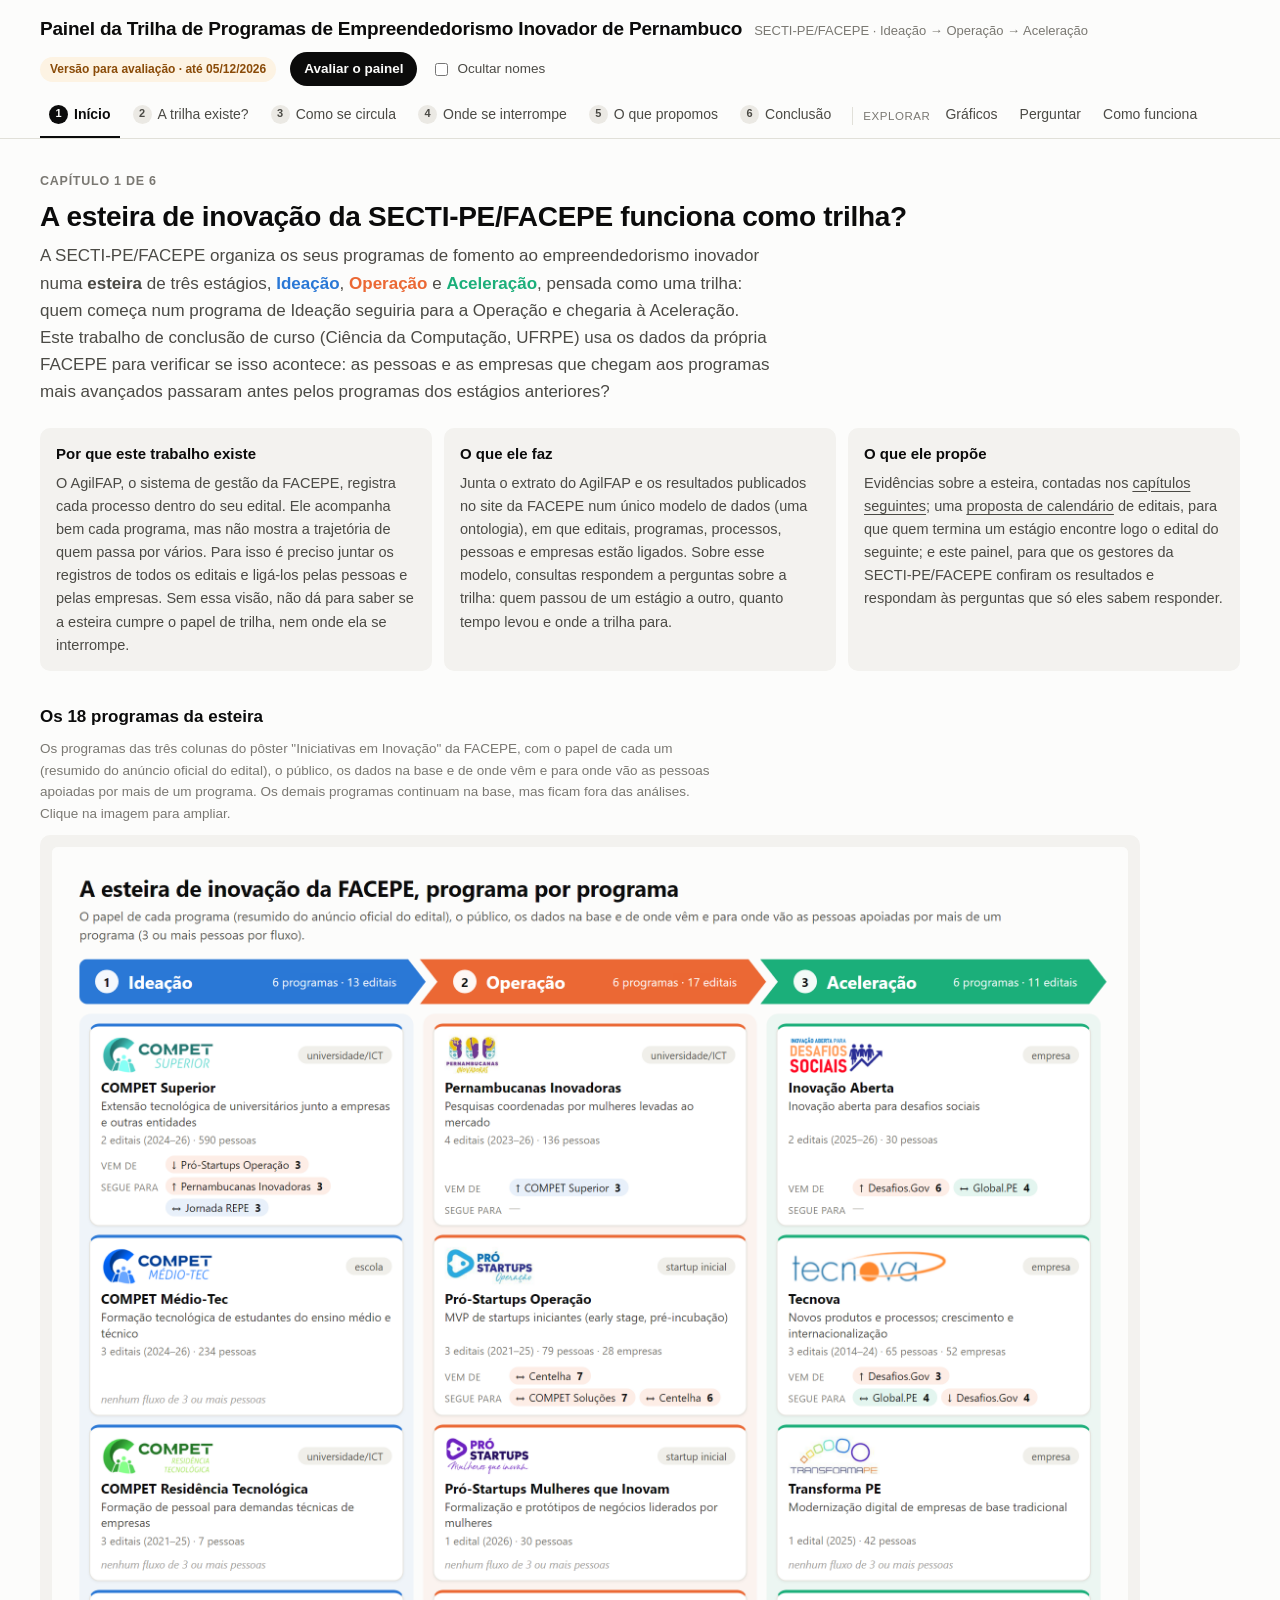
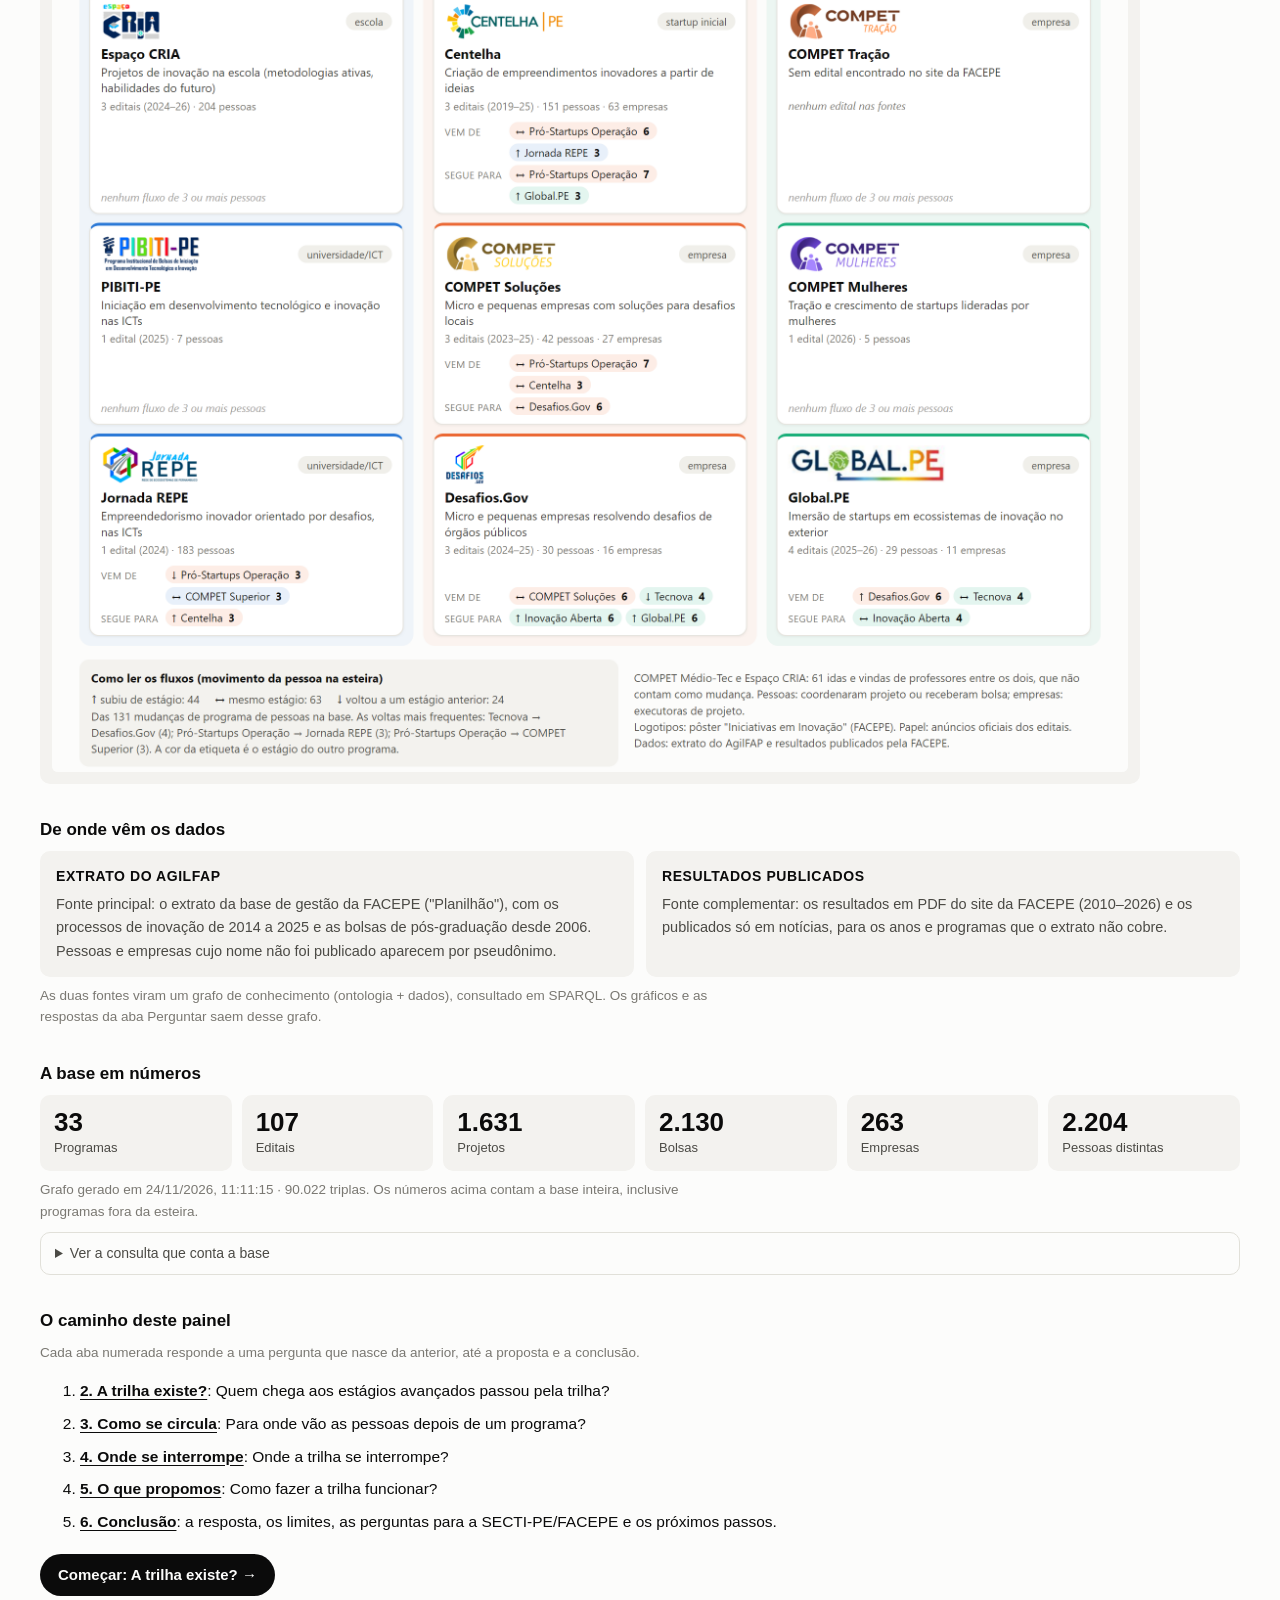
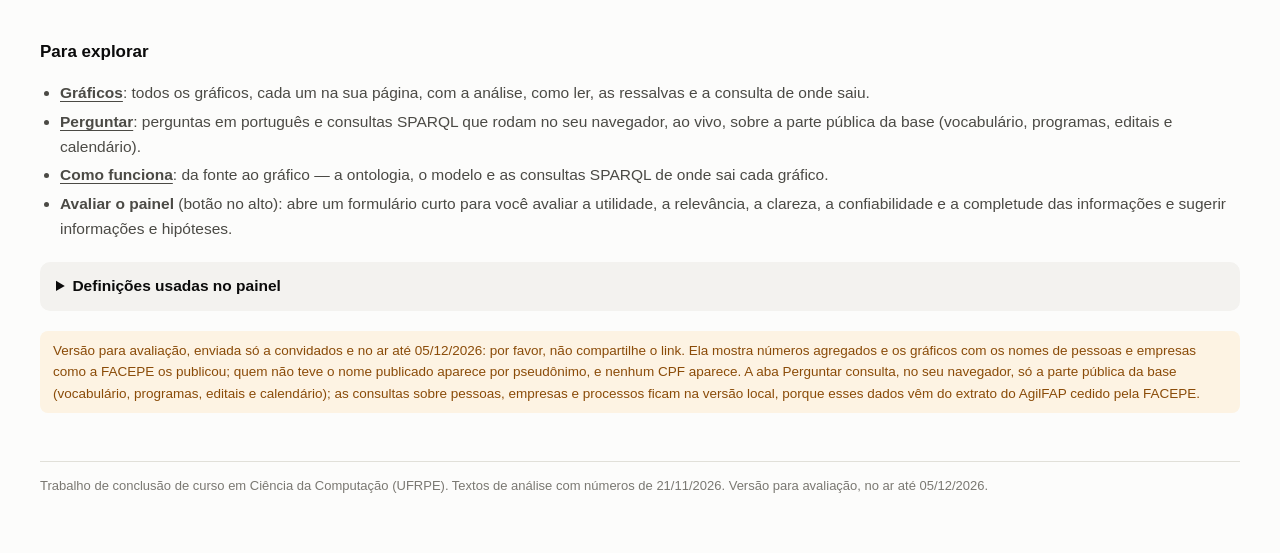
<file: index.html>
<!doctype html>
<html lang="pt-BR">
<head>
  <meta charset="utf-8">
  <meta name="robots" content="noindex, nofollow">
  <meta name="viewport" content="width=device-width, initial-scale=1">
  <title>Painel da Trilha de Programas de Empreendedorismo Inovador de Pernambuco</title>
  <link rel="stylesheet" href="estilo.css?v=6b06fde9">
</head>
<body>
<header class="topo">
  <div class="topo-linha">
    <div class="marca-titulo">
      <h1>Painel da Trilha de Programas de Empreendedorismo Inovador de Pernambuco</h1>
      <span class="subtitulo">SECTI-PE/FACEPE · Ideação → Operação → Aceleração</span>
    </div>
    <div class="topo-controles">
      <span class="selo-local" data-so-local title="Os dados derivam do extrato privado do AgilFAP. Não publique este painel nem painel/dados/.">Uso local · não publicar</span>
      <span class="selo-local" data-so-site hidden title="Enviado só a convidados: por favor, não compartilhe o link.">Versão para avaliação · até <span data-site-ate></span></span>
      <a id="comentar" class="botao-comentar" data-so-site hidden href="#" target="_blank" rel="noopener">Avaliar o painel</a>
      <label class="alternar"><input type="checkbox" id="ocultar-nomes"> Ocultar nomes</label>
    </div>
  </div>
  <nav class="abas" aria-label="Seções do painel">
    <a href="#inicio" data-aba="inicio"><span class="num">1</span>Início</a>
    <a href="#trilha" data-aba="trilha"><span class="num">2</span>A trilha existe?</a>
    <a href="#circulacao" data-aba="circulacao"><span class="num">3</span>Como se circula</a>
    <a href="#interrupcao" data-aba="interrupcao"><span class="num">4</span>Onde se interrompe</a>
    <a href="#proposta" data-aba="proposta"><span class="num">5</span>O que propomos</a>
    <a href="#conclusao" data-aba="conclusao"><span class="num">6</span>Conclusão</a>
    <span class="abas-sep" aria-hidden="true">Explorar</span>
    <a href="#graficos" data-aba="graficos">Gráficos</a>
    <a href="#perguntar" data-aba="perguntar">Perguntar</a>
    <a href="#pilha" data-aba="pilha">Como funciona</a>
  </nav>
</header>

<main>
  <!-- ── Introdução ───────────────────────────────────────────────────────── -->
  <section id="aba-inicio" class="aba" aria-labelledby="t-inicio">
    <div class="abertura">
      <div class="capitulo-numero">Capítulo 1 de 6</div>
      <h2 id="t-inicio">A esteira de inovação da SECTI-PE/FACEPE funciona como trilha?</h2>
      <p class="lead">A SECTI-PE/FACEPE organiza os seus programas de fomento ao empreendedorismo inovador numa
        <strong>esteira</strong> de três estágios, <span class="est-texto est-1-texto">Ideação</span>,
        <span class="est-texto est-2-texto">Operação</span> e <span class="est-texto est-3-texto">Aceleração</span>,
        pensada como uma trilha: quem começa num programa de Ideação seguiria para a Operação e chegaria à Aceleração.
        Este trabalho de conclusão de curso (Ciência da Computação, UFRPE) usa os dados da própria FACEPE para
        verificar se isso acontece: as pessoas e as empresas que chegam aos programas mais avançados passaram antes
        pelos programas dos estágios anteriores?</p>
    </div>

    <div class="tres-colunas">
      <div class="cartao-texto">
        <h4>Por que este trabalho existe</h4>
        <p>O AgilFAP, o sistema de gestão da FACEPE, registra cada processo dentro do seu edital. Ele acompanha bem cada
          programa, mas não mostra a trajetória de quem passa por vários. Para isso é preciso juntar os registros de
          todos os editais e ligá-los pelas pessoas e pelas empresas. Sem essa visão, não dá para saber se a esteira
          cumpre o papel de trilha, nem onde ela se interrompe.</p>
      </div>
      <div class="cartao-texto">
        <h4>O que ele faz</h4>
        <p>Junta o extrato do AgilFAP e os resultados publicados no site da FACEPE num único modelo de dados (uma
          ontologia), em que editais, programas, processos, pessoas e empresas estão ligados. Sobre esse modelo,
          consultas respondem a perguntas sobre a trilha: quem passou de um estágio a outro, quanto tempo levou e onde
          a trilha para.</p>
      </div>
      <div class="cartao-texto">
        <h4>O que ele propõe</h4>
        <p>Evidências sobre a esteira, contadas nos <a href="#trilha">capítulos seguintes</a>; uma
          <a href="#proposta">proposta de calendário</a> de editais, para que quem termina um estágio encontre logo o
          edital do seguinte; e este painel, para que os gestores da SECTI-PE/FACEPE confiram os resultados e respondam às
          perguntas que só eles sabem responder.</p>
      </div>
    </div>

    <h3>Os 18 programas da esteira</h3>
    <p class="nota">Os programas das três colunas do pôster "Iniciativas em Inovação" da FACEPE, com o papel de cada
      um (resumido do anúncio oficial do edital), o público, os dados na base e de onde vêm e para onde vão as pessoas
      apoiadas por mais de um programa. Os demais programas continuam na base, mas ficam fora das análises. Clique na
      imagem para ampliar.</p>
    <figure class="figura mapa-esteira">
      <button type="button" class="imagem-botao" data-ampliar aria-label="Ampliar o mapa da esteira">
        <img src="dados/graficos/mapa_esteira.png?v=6b06fde9" alt="Mapa da esteira: os 18 programas em três colunas (Ideação,
          Operação e Aceleração), cada um com logotipo, papel, público, dados e fluxos de pessoas"></button>
    </figure>

    <h3>De onde vêm os dados</h3>
    <div class="duas-colunas">
      <div class="cartao-texto">
        <h4>Extrato do AgilFAP</h4>
        <p>Fonte principal: o extrato da base de gestão da FACEPE ("Planilhão"), com os processos de inovação de 2014
          a 2025 e as bolsas de pós-graduação desde 2006. Pessoas e empresas cujo nome não foi publicado aparecem
          por pseudônimo.</p>
      </div>
      <div class="cartao-texto">
        <h4>Resultados publicados</h4>
        <p>Fonte complementar: os resultados em PDF do site da FACEPE (2010–2026) e os publicados só em notícias, para
          os anos e programas que o extrato não cobre.</p>
      </div>
    </div>
    <p class="nota">As duas fontes viram um grafo de conhecimento (ontologia + dados), consultado em SPARQL. Os gráficos e as respostas da aba Perguntar saem desse grafo.</p>

    <h3>A base em números</h3>
    <div class="numeros" id="numeros"></div>
    <p class="nota" id="meta-grafo">Carregando o grafo…</p>
    <div id="consulta-numeros"></div>

    <h3>O caminho deste painel</h3>
    <p class="nota">Cada aba numerada responde a uma pergunta que nasce da anterior, até a proposta e a conclusão.</p>
    <ol class="roteiro" id="roteiro"></ol>
    <a class="botao-proximo" href="#trilha">Começar: A trilha existe? →</a>

    <h3>Para explorar</h3>
    <ul class="guia">
      <li><a href="#graficos"><strong>Gráficos</strong></a>: todos os gráficos, cada um na sua página, com a análise, como
        ler, as ressalvas e a consulta de onde saiu.</li>
      <li data-so-local><a href="#perguntar"><strong>Perguntar</strong></a>: perguntas em português convertidas em consultas ao
        grafo, para qualquer edital.</li>
      <li data-so-site hidden><a href="#perguntar"><strong>Perguntar</strong></a>: perguntas em português e consultas
        SPARQL que rodam no seu navegador, ao vivo, sobre a parte pública da base (vocabulário, programas, editais e
        calendário).</li>
      <li><a href="#pilha"><strong>Como funciona</strong></a>: da fonte ao gráfico — a ontologia, o modelo e as
        consultas SPARQL de onde sai cada gráfico.</li>
      <li data-so-site data-com-formulario hidden><strong>Avaliar o painel</strong> (botão no alto): abre um formulário curto para
        você avaliar a utilidade, a relevância, a clareza, a confiabilidade e a completude das informações e sugerir
        informações e hipóteses.</li>
    </ul>

    <details class="glossario">
      <summary>Definições usadas no painel</summary>
      <dl>
        <dt>Esteira</dt><dd>Os 18 programas das três colunas do pôster da FACEPE (Ideação, Operação, Aceleração).</dd>
        <dt>Participação</dt><dd>Coordenar um projeto ou receber uma bolsa: no extrato, processo com ao menos um
          pagamento; nos resultados publicados, proposta aprovada.</dd>
        <dt>Passagem anterior</dt><dd>Participação num programa da esteira com data anterior à do edital ou estágio
          analisado.</dd>
        <dt>Empresa</dt><dd>A instituição executora de um projeto de subvenção, identificada pela sigla do extrato
          (sem CNPJ) ou pela razão social publicada.</dd>
        <dt>Orientação</dt><dd>Orientar um projeto ou uma bolsa; ligada à pessoa só pelo nome, por isso tratada como
          evidência mais fraca.</dd>
        <dt>Pessoa</dt><dd>Identificada pelo pseudônimo do CPF no extrato ou, quando só existe nos PDFs, pelo nome
          publicado.</dd>
      </dl>
    </details>

    <div class="aviso" data-so-local>Uso local. Os dados derivam do extrato privado do AgilFAP (pessoas e empresas pseudonimizadas
      quando o nome não foi publicado): não publique este painel nem os dados de <code>painel/dados/</code>.</div>
    <div class="aviso" data-so-site hidden>Versão para avaliação, enviada só a convidados e no ar até
      <span data-site-ate></span>: por favor, não compartilhe o link. Ela mostra números agregados e os gráficos com os
      nomes de pessoas e empresas como a FACEPE os publicou; quem não teve o nome publicado aparece por pseudônimo, e
      nenhum CPF aparece. A aba Perguntar consulta, no seu navegador, só a parte pública da base (vocabulário, programas,
      editais e calendário); as consultas sobre pessoas, empresas e processos ficam na versão local, porque esses dados
      vêm do extrato do AgilFAP cedido pela FACEPE.</div>
  </section>

  <!-- ── Gráficos ─────────────────────────────────────────────────────────── -->
  <section id="aba-graficos" class="aba" aria-labelledby="t-graficos" hidden>
    <h2 id="t-graficos" class="visualmente-oculto">Gráficos</h2>
    <div class="graficos-layout">
      <nav class="lista-graficos" id="lista-graficos" aria-label="Lista de gráficos"></nav>
      <article class="grafico-detalhe" id="grafico-detalhe" aria-live="polite"></article>
    </div>
  </section>

  <!-- ── Capítulos 2 a 5 (textos em js/conteudo.js, CAPITULOS) ─────────────── -->
  <section id="aba-trilha" class="aba capitulo" aria-labelledby="t-trilha" hidden><div id="cap-trilha"></div></section>

  <section id="aba-circulacao" class="aba capitulo" aria-labelledby="t-circulacao" hidden>
    <div id="cap-circulacao"></div>
  </section>

  <section id="aba-interrupcao" class="aba capitulo" aria-labelledby="t-interrupcao" hidden>
    <div id="cap-interrupcao"></div>
    <!-- A linha do tempo interativa: o renderCapitulos() a põe no lugar do bloco "calendario". -->
    <div id="bloco-calendario" class="bloco-calendario">
      <p class="nota">Passe o mouse sobre uma barra para ver as datas; clique nela para os detalhes<span
        data-so-local> e para consultar o edital</span>.</p>
    <div class="cal-controles">
      <fieldset>
        <legend>Estágios</legend>
        <label><input type="checkbox" class="cal-estagio-filtro" value="1" checked> Ideação</label>
        <label><input type="checkbox" class="cal-estagio-filtro" value="2" checked> Operação</label>
        <label><input type="checkbox" class="cal-estagio-filtro" value="3" checked> Aceleração</label>
      </fieldset>
      <label>Desde
        <select id="cal-desde"><option>2014</option><option selected>2019</option><option>2023</option></select>
      </label>
      <label><input type="checkbox" id="cal-previsto" checked> Mostrar o resultado previsto</label>
    </div>
    <div class="legenda cal-legenda">
      <span><span class="marca empresa est-2"></span>janela de submissão (lançamento → fim)</span>
      <span><span class="marca empresa cal-marca-hachura"></span>prorrogação</span>
      <span><span class="cal-marca-previsto"></span>resultado previsto</span>
      <span><span class="cal-marca-publicado"></span>resultado publicado</span>
      <span><span class="cal-marca-lacuna"></span>12 meses ou mais sem janela no estágio</span>
    </div>
    <figure class="figura cal-figura"><div id="cal-grafico"><p class="nota">Carregando…</p></div></figure>
    <div id="consulta-calendario"></div>
    <div id="cal-detalhe" class="cal-detalhe" hidden></div>
    <div class="destaques" id="cal-resumo"></div>
      <details class="glossario datas-editais">
        <summary>Ver as datas de todos os editais</summary>
    <p class="nota">Nos editais com fases, rodadas ou fluxo contínuo, as datas são as da primeira janela. Fontes: página
      de editais do site da FACEPE e cronogramas publicados (conferidos à mão nos casos com fases, rodadas ou
      prorrogações). O Global.PE 29/2026 não tem lançamento nem cronograma publicados.</p>
        <div id="cal-tabela"></div>
      </details>
    </div>
  </section>

  <section id="aba-proposta" class="aba capitulo" aria-labelledby="t-proposta" hidden><div id="cap-proposta"></div></section>

  <!-- ── Perguntar ────────────────────────────────────────────────────────── -->
  <section id="aba-perguntar" class="aba" aria-labelledby="t-perguntar" hidden>
    <h2 id="t-perguntar">Perguntar</h2>
    <p class="lead">Escreva uma pergunta ou clique numa sugestão. O painel reconhece as perguntas previstas por
      palavras-chave (sem IA), monta a consulta SPARQL correspondente e a executa no grafo; a consulta aparece abaixo
      e pode ser editada.</p>
    <form class="pergunta" id="form-pergunta">
      <input id="pergunta" type="text" autocomplete="off" aria-label="Pergunta"
             placeholder="Ex.: os projetos do Tecnova III passaram antes pela esteira?" disabled>
      <button class="principal" id="botao-perguntar" type="submit" disabled>Perguntar</button>
    </form>
    <div class="aviso" data-so-site hidden>Nesta versão, as consultas rodam no seu navegador, ao vivo, sobre a
      <strong>parte pública da base</strong>: o vocabulário da ontologia, os programas e os editais com o calendário
      (<a href="dados/grafo-publico.ttl" download>baixar esse grafo em Turtle</a>). Pessoas, empresas e processos
      ficam só na versão local, porque vêm do extrato do AgilFAP.</div>
    <div class="chips" id="sugestoes" aria-label="Sugestões de perguntas"></div>
    <div class="estado" id="estado" role="status"></div>
    <div id="resultado"></div>
    <details class="sparql" id="painel-sparql" hidden>
      <summary>Consulta SPARQL gerada</summary>
      <textarea id="sparql" spellcheck="false" aria-label="Consulta SPARQL"></textarea>
      <button id="executar-sparql" type="button">Executar a consulta editada</button>
    </details>
    <h3>Exemplos de consulta SPARQL</h3>
    <p class="nota">Perguntas que nenhum gráfico responde, escritas direto sobre a ontologia. Clique para executar e
      depois edite a consulta à vontade: com o modelo pronto, uma pergunta nova é só uma consulta nova.</p>
    <div class="chips" id="exemplos-sparql" aria-label="Exemplos de consulta SPARQL"></div>
  </section>

  <!-- ── Conclusão ────────────────────────────────────────────────────────── -->
  <!-- ── Como funciona ────────────────────────────────────────────────────── -->
  <section id="aba-pilha" class="aba" aria-labelledby="t-pilha" hidden>
    <h2 id="t-pilha">Como funciona</h2>
    <p class="lead">Os gráficos deste painel não são montados à mão: cada um sai de uma <strong>consulta SPARQL</strong>
      a uma <strong>ontologia</strong>, o modelo que descreve programas, editais, processos, pessoas e empresas e as
      relações entre eles. Com o modelo pronto, uma pergunta nova que os dados permitam responder vira uma consulta
      nova, sem mexer na base.</p>

    <ol class="fluxo" id="fluxo-pilha"></ol>

    <h3>O modelo</h3>
    <p class="nota">As classes, as relações e as propriedades abaixo foram lidas da própria ontologia, por três
      consultas SPARQL (mostradas no fim desta seção)<span data-so-site hidden>; nesta versão para avaliação, as
      respostas foram calculadas na exportação</span>. O número de cada classe conta os indivíduos no grafo, inclusive
      os tipos inferidos pelo <em>reasoner</em> (por exemplo, quem coordena um projeto passa a ser também
      Coordenador). <span class="exemplo-sem-valor">Tracejadas</span>: propriedades que o vocabulário prevê, mas que
      nenhum dado preenche; por exemplo, o CPF (<code>nr_cpf</code>) nunca entra no grafo, porque as pessoas do
      extrato são identificadas por pseudônimo.</p>
    <div class="modelo-grade" id="modelo-classes"><p class="nota">Carregando…</p></div>
    <h4 class="subtitulo-modelo">Relações entre as classes</h4>
    <div class="tabela-rolagem"><table class="tabela-modelo" id="modelo-relacoes"></table></div>
    <div id="consultas-modelo"></div>

    <h3>As consultas</h3>
    <p class="nota">Estas consultas ficam guardadas junto com a ontologia e rodam de novo sempre que a base é gerada
      (etapa <code>consultas</code> do <em>pipeline</em>). Cada gráfico mostra, na sua página, a consulta de onde
      saiu.</p>
    <div class="lista-consultas" id="lista-consultas"><p class="nota">Carregando…</p></div>
  </section>

  <section id="aba-conclusao" class="aba" aria-labelledby="t-conclusao" hidden>
    <div class="capitulo-numero">Capítulo 6 de 6</div>
    <h2 id="t-conclusao">Conclusão</h2>
    <p class="lead">A esteira funciona como trilha, mas só em parte.</p>

    <h3>O caminho até aqui</h3>
    <ol class="roteiro-resumo">
      <li><a href="#trilha"><strong>A trilha existe</strong></a>: metade dos projetos do Tecnova III (9 de 19) veio de
        programas anteriores da esteira, quase todos pela Operação. Mas ela não é o único caminho: na Aceleração, 19% dos
        coordenadores passaram antes por ela.</li>
      <li><a href="#circulacao"><strong>Mas se circula pouco</strong></a>: das 131 mudanças de programa, 63 são para o
        lado; das pessoas e das empresas que entraram até setembro de 2024, só 11% e 19%, respectivamente, foram
        apoiadas depois por outro programa da esteira. Não é por abandono: só 3% dos processos foram cancelados.</li>
      <li><a href="#interrupcao"><strong>Ela se interrompe no tempo e no território</strong></a>: a Aceleração ficou 55
        meses sem edital, e nenhum dos 111 projetos de Operação encerrados entre 2021 e 2023 encontrou um edital de
        Aceleração em até três meses. E quanto mais avançado o estágio, mais concentrado na Região Metropolitana.</li>
      <li><a href="#proposta"><strong>Por isso propomos</strong></a>: duas janelas fixas de Aceleração por ano, que
        teriam alcançado 96% dos projetos de Operação em até três meses (foram 54%), e acompanhar a trilha a cada novo
        extrato do AgilFAP.</li>
    </ol>

    <h3>Limites</h3>
    <p>Os dados mostram só quem foi aprovado, e não quem tentou; parte dos editais recentes da esteira não veio no
      extrato e aparece só pelos resultados publicados; as empresas são identificadas pela sigla ou pela razão social,
      sem CNPJ. Por isso, as passagens anteriores e a continuidade são um piso: os números reais podem ser maiores. As
      ressalvas de cada número estão na página de cada gráfico.</p>

    <h3>Perguntas para a SECTI-PE/FACEPE</h3>
    <p class="nota">As respostas mudam a leitura dos capítulos.<span data-so-site data-com-formulario hidden> Para
      deixar a sua avaliação e sugerir informações ou hipóteses, use o botão "Avaliar o painel", no alto.</span></p>
    <ol class="perguntas-gestores" id="perguntas-gestores"></ol>

    <h3>Próximos passos</h3>
    <ul class="guia">
      <li>Discutir a proposta de calendário com a SECTI-PE/FACEPE.</li>
      <li>Receber as respostas a essas perguntas e, se possível, um extrato atualizado, com os editais que faltam, os
        estudantes bolsistas das escolas e as propostas não aprovadas.</li>
      <li>Refazer as consultas com os dados novos e atualizar este painel.</li>
    </ul>
    <p class="nota">Para ir além da narrativa: todos os gráficos na aba <a href="#graficos">Gráficos</a>, consultas ao
      vivo na aba <a href="#perguntar">Perguntar</a> e o caminho dos dados na aba <a href="#pilha">Como funciona</a>.</p>
  </section>

  <footer>
    <span data-so-site hidden>Trabalho de conclusão de curso em Ciência da Computação (UFRPE). Textos de análise com
      números de <span id="atualizado-site"></span>. Versão para avaliação, no ar até <span data-site-ate></span>.</span>
    <span data-so-local>Grafo: <code>ontologia/build/owl</code> (vocabulário, <i>description</i> e inferências do <i>reasoner</i>),
    exportado por <code>painel/preparar.py</code> e consultado pelo Oxigraph em <code>painel/servir.py</code>.
    Textos de análise: <code>painel/js/conteudo.js</code> (números de <span id="atualizado-em"></span>).
    Ressalvas completas: <code>docs/ressalvas-resultados-facepe.md</code>.</span>
  </footer>
</main>

<dialog id="ampliar" aria-label="Gráfico ampliado"><img alt=""><button type="button" class="fechar" aria-label="Fechar">×</button></dialog>
<script type="module" src="js/painel.js?v=6b06fde9"></script>
</body>
</html>
</file>
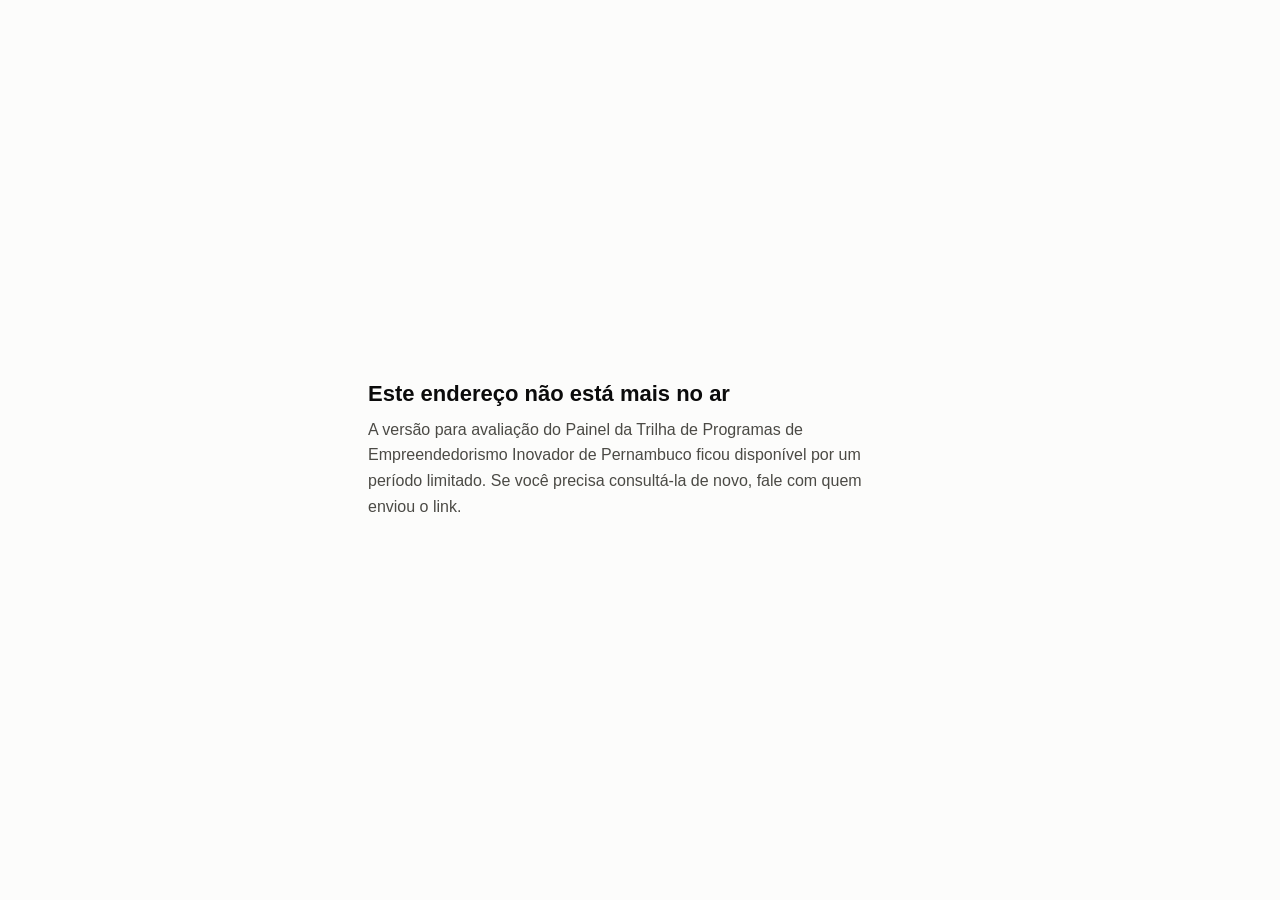
<file: fora-do-ar/index.html>
<!doctype html>
<html lang="pt-BR">
<head>
  <meta charset="utf-8">
  <meta name="viewport" content="width=device-width, initial-scale=1">
  <meta name="robots" content="noindex, nofollow">
  <title>Painel da Trilha — fora do ar</title>
  <style>
    :root { color-scheme: light dark; --fundo: #fcfcfb; --texto: #0b0b0b; --texto-2: #4b4a45; }
    @media (prefers-color-scheme: dark) { :root { --fundo: #1a1a19; --texto: #f0efec; --texto-2: #c9c7c0; } }
    body { margin: 0; min-height: 100vh; display: grid; place-items: center; background: var(--fundo); color: var(--texto);
      font-family: "Segoe UI", Roboto, Helvetica, Arial, sans-serif; padding: 16px; box-sizing: border-box; }
    main { max-width: 34rem; }
    h1 { font-size: 22px; margin: 0 0 10px; }
    p { color: var(--texto-2); line-height: 1.6; margin: 0; }
  </style>
</head>
<body>
<main>
  <h1>Este endereço não está mais no ar</h1>
  <p>A versão para avaliação do Painel da Trilha de Programas de Empreendedorismo Inovador de Pernambuco ficou disponível por um período limitado.
    Se você precisa consultá-la de novo, fale com quem enviou o link.</p>
</main>
</body>
</html>
</file>
<file: estilo.css>
/* Painel da esteira — cores dos estágios iguais às dos gráficos (scrapper/visualizar_*.py),
   validadas com o validador da skill dataviz: claro (#fcfcfb) e escuro (#1a1a19, com o
   laranja #e0612c). "Fora da esteira" é cinza e também hachurado, para não depender só da cor. */
:root {
  --superficie: #fcfcfb;
  --superficie-2: #f3f2ef;
  --superficie-3: #ebe9e4;
  --borda: #e1e0d9;
  --texto: #0b0b0b;
  --texto-2: #4b4a45;
  --texto-fraco: #7a7872;
  --destaque: #f0efec;
  --aviso: #8a4b08;
  --aviso-fundo: #fdf3e3;
  --ideacao: #2a78d6;
  --operacao: #eb6834;
  --aceleracao: #1baf7a;
  --a-classificar: #898781;
  --sem-estagio: #c3c2b7;
  --foco: #2a78d6;
  --sombra: 0 1px 2px rgba(0, 0, 0, .05), 0 2px 8px rgba(0, 0, 0, .04);
  --raio: 10px;
  --largura: 1240px;
}
@media (prefers-color-scheme: dark) {
  :root {
    --superficie: #1a1a19;
    --superficie-2: #242422;
    --superficie-3: #2e2d2a;
    --borda: #3a3936;
    --texto: #f2f1ed;
    --texto-2: #c9c7c0;
    --texto-fraco: #9a988f;
    --destaque: #2c2b28;
    --aviso: #f0c27a;
    --aviso-fundo: #3a2a12;
    --operacao: #e0612c;
    --sem-estagio: #5c5b55;
    --sombra: none;
  }
}

* { box-sizing: border-box; }
html { scroll-padding-top: 120px; }
body {
  margin: 0;
  background: var(--superficie);
  color: var(--texto);
  font: 15.5px/1.6 -apple-system, BlinkMacSystemFont, "Segoe UI", Roboto, sans-serif;
}
a { color: inherit; text-underline-offset: 3px; }
code { font: 0.88em Consolas, "Courier New", monospace; background: var(--superficie-2); padding: 1px 5px; border-radius: 4px; }
h2 { font-size: 24px; line-height: 1.25; margin: 8px 0 8px; letter-spacing: -0.01em; }
h3 { font-size: 17px; margin: 32px 0 8px; }
h4 { font-size: 14px; margin: 0 0 6px; text-transform: uppercase; letter-spacing: .04em; color: var(--texto-2); }
p { margin: 0 0 10px; color: var(--texto-2); }
.lead { font-size: 17px; line-height: 1.6; color: var(--texto-2); max-width: 78ch; }
.nota { font-size: 13.5px; color: var(--texto-fraco); max-width: 90ch; }
.visualmente-oculto { position: absolute; width: 1px; height: 1px; overflow: hidden; clip: rect(0 0 0 0); }
button:focus-visible, input:focus-visible, textarea:focus-visible, a:focus-visible, summary:focus-visible {
  outline: 2px solid var(--foco); outline-offset: 2px; border-radius: 4px;
}

/* ── Topo e abas ───────────────────────────────────────────────────────────── */
.topo {
  position: sticky; top: 0; z-index: 10; background: var(--superficie);
  border-bottom: 1px solid var(--borda);
}
.topo-linha, .abas { max-width: var(--largura); margin: 0 auto; padding: 0 20px; }
.topo-linha { display: flex; flex-wrap: wrap; justify-content: space-between; align-items: center; gap: 8px 20px; padding-top: 14px; }
.marca-titulo { display: flex; flex-wrap: wrap; align-items: baseline; gap: 4px 12px; }
.marca-titulo h1 { font-size: 19px; margin: 0; letter-spacing: -0.01em; }
.subtitulo { font-size: 13px; color: var(--texto-fraco); }
.topo-controles { display: flex; align-items: center; gap: 14px; flex-wrap: wrap; }
.selo-local {
  font-size: 12px; font-weight: 600; color: var(--aviso); background: var(--aviso-fundo);
  padding: 3px 10px; border-radius: 999px; cursor: help;
}
label.alternar { display: inline-flex; gap: 6px; align-items: center; font-size: 13.5px; cursor: pointer; color: var(--texto-2); }
/* O atributo hidden vale mesmo em elementos com display próprio (versão local × versão online). */
[hidden] { display: none !important; }
.botao-comentar {
  font-size: 13.5px; font-weight: 600; text-decoration: none; color: var(--superficie); background: var(--texto);
  padding: 6px 14px; border-radius: 999px; white-space: nowrap;
}
.botao-comentar:hover, .botao-comentar:focus-visible { opacity: .85; }
.abas { display: flex; gap: 4px; overflow-x: auto; margin-top: 8px; scrollbar-width: none; }
.abas a {
  text-decoration: none; padding: 9px 9px 11px; font-size: 14px; color: var(--texto-2);
  border-bottom: 2px solid transparent; white-space: nowrap;
}
.abas a:hover { color: var(--texto); }
.abas a[aria-current="page"] { color: var(--texto); font-weight: 600; border-bottom-color: var(--texto); }

main { max-width: var(--largura); margin: 0 auto; padding: 24px 20px 56px; }
.aba > h2:first-child { margin-top: 0; }

/* ── Introdução ────────────────────────────────────────────────────────────── */
.abertura { padding: 8px 0 4px; }
.abertura h2 { font-size: 28px; }
.est-texto { font-weight: 600; }
.est-1-texto { color: var(--ideacao); }
.est-2-texto { color: var(--operacao); }
.est-3-texto { color: var(--aceleracao); }

.esteira { display: grid; grid-template-columns: 1fr auto 1fr auto 1fr; gap: 10px; align-items: stretch; margin: 12px 0 8px; }
.estagio {
  background: var(--superficie-2); border-radius: var(--raio); padding: 14px 16px 10px;
  border-top: 4px solid var(--a-classificar);
}
.est-borda-1 { border-top-color: var(--ideacao); }
.est-borda-2 { border-top-color: var(--operacao); }
.est-borda-3 { border-top-color: var(--aceleracao); }
.estagio-topo { display: flex; align-items: center; gap: 8px; margin-bottom: 6px; }
.estagio-topo h4 { margin: 0; font-size: 16px; text-transform: none; letter-spacing: 0; color: var(--texto); }
.estagio-num {
  width: 22px; height: 22px; border-radius: 50%; display: inline-flex; align-items: center; justify-content: center;
  font-size: 12px; font-weight: 700; background: var(--texto); color: var(--superficie);
}
.estagio-total { margin-left: auto; font-size: 12.5px; color: var(--texto-fraco); }
.estagio ul { list-style: none; margin: 0; padding: 0; }
.estagio li {
  display: flex; justify-content: space-between; gap: 10px; padding: 5px 0; font-size: 14px;
  border-top: 1px solid var(--borda);
}
.estagio .qtd { font-variant-numeric: tabular-nums; color: var(--texto-2); font-weight: 600; }
.estagio .qtd.zero { font-weight: 400; font-style: italic; color: var(--texto-fraco); font-size: 12.5px; }
.seta { display: flex; align-items: center; font-size: 22px; color: var(--texto-fraco); }

.duas-colunas { display: grid; grid-template-columns: 1fr 1fr; gap: 12px; margin: 8px 0; }
.tres-colunas { display: grid; grid-template-columns: repeat(auto-fit, minmax(240px, 1fr)); gap: 12px; margin: 8px 0 22px; }
.tres-colunas h4 { text-transform: none; letter-spacing: 0; font-size: 15px; color: var(--texto); }
.cartao-texto { background: var(--superficie-2); border-radius: var(--raio); padding: 14px 16px; }
.cartao-texto h4 { color: var(--texto); }
.cartao-texto p { margin: 0; font-size: 14.5px; }

.numeros { display: grid; grid-template-columns: repeat(auto-fit, minmax(140px, 1fr)); gap: 10px; margin: 8px 0; }
.numero { background: var(--superficie-2); border-radius: var(--raio); padding: 12px 14px; }
.numero .valor { font-size: 26px; font-weight: 650; line-height: 1.2; }
.numero .rotulo { font-size: 13px; color: var(--texto-2); }

ul.guia { padding-left: 20px; color: var(--texto-2); }
ul.guia li { margin: 4px 0; }
details.glossario { margin: 20px 0; background: var(--superficie-2); border-radius: var(--raio); padding: 12px 16px; }
details.glossario summary { cursor: pointer; font-weight: 600; }
details.glossario dl { display: grid; grid-template-columns: max-content 1fr; gap: 6px 16px; margin: 12px 0 4px; font-size: 14.5px; }
details.glossario dt { font-weight: 600; }
details.glossario dd { margin: 0; color: var(--texto-2); }

.aviso {
  background: var(--aviso-fundo); color: var(--aviso); border-radius: 8px;
  padding: 9px 13px; font-size: 13.5px; margin: 12px 0;
}

/* ── Gráficos ──────────────────────────────────────────────────────────────── */
.graficos-layout { display: grid; grid-template-columns: 270px minmax(0, 1fr); gap: 28px; align-items: start; }
.lista-graficos { position: sticky; top: 112px; max-height: calc(100vh - 130px); overflow-y: auto; padding-right: 4px; }
.grupo { margin-bottom: 14px; }
.grupo-nome { font-size: 11.5px; font-weight: 700; text-transform: uppercase; letter-spacing: .06em; color: var(--texto-fraco); }
.grupo .grupo-nome { display: block; padding: 0 10px 4px; }
.lista-graficos .item {
  display: flex; gap: 9px; align-items: baseline; padding: 7px 10px; border-radius: 8px;
  text-decoration: none; font-size: 14px; line-height: 1.35; color: var(--texto-2);
}
.lista-graficos .item:hover { background: var(--superficie-2); color: var(--texto); }
.lista-graficos .item.ativo { background: var(--superficie-3); color: var(--texto); font-weight: 600; }
.ponto { flex: none; width: 8px; height: 8px; border-radius: 50%; transform: translateY(-1px); }
.ponto.ok { background: var(--texto-2); }
.ponto.revisar { border: 1.5px solid var(--aviso); }

.detalhe-topo { display: flex; align-items: center; gap: 10px; flex-wrap: wrap; }
.grafico-detalhe h2 { margin-top: 6px; }
.pergunta-grafico { font-size: 16.5px; color: var(--texto-2); max-width: 80ch; margin-bottom: 14px; }

.selo {
  display: inline-block; font-size: 12px; font-weight: 600; padding: 2px 10px; border-radius: 999px;
  border: 1px solid var(--borda); background: var(--superficie-2); color: var(--texto-2); white-space: nowrap;
}
.tom-revisado { color: var(--texto); }
.tom-revisar, .tom-fraca { background: var(--aviso-fundo); color: var(--aviso); border-color: transparent; }
.tom-parcial { background: var(--texto); color: var(--superficie); border-color: var(--texto); }
.tom-inicial { background: transparent; border-color: var(--texto-2); color: var(--texto); }
.tom-exploracao { background: transparent; border-style: dashed; border-color: var(--texto-fraco); color: var(--texto-2); }

.segmentado { display: inline-flex; background: var(--superficie-2); border-radius: 9px; padding: 3px; gap: 2px; margin: 4px 0 12px; }
.segmentado button {
  font: inherit; font-size: 13.5px; border: 0; background: transparent; color: var(--texto-2);
  padding: 6px 14px; border-radius: 7px; cursor: pointer;
}
.segmentado button[aria-pressed="true"] { background: var(--superficie); color: var(--texto); font-weight: 600; box-shadow: var(--sombra); }

.figura { margin: 0 0 16px; background: var(--superficie-2); border-radius: var(--raio); padding: 12px; }
.imagem-botao { display: block; width: 100%; padding: 0; border: 0; background: none; cursor: zoom-in; }
/* Os PNGs têm fundo claro: ficam num cartão claro também no modo escuro. */
.figura img { display: block; width: 100%; height: auto; max-height: 78vh; object-fit: contain; border-radius: 6px; background: #fcfcfb; }
.figura figcaption { font-size: 12.5px; color: var(--texto-fraco); margin-top: 6px; }
.mapa-esteira { max-width: 1100px; }
.mapa-esteira img { max-height: none; }
dialog:has(img[src$="mapa_esteira.png"]) img { max-height: none; }
dialog { overflow: auto; }
.oculto-por-nomes {
  display: flex; align-items: center; justify-content: center; text-align: center; min-height: 200px;
  border: 1px dashed var(--borda); border-radius: 6px; color: var(--texto-fraco); font-size: 14px; padding: 16px;
}

.destaques { display: grid; grid-template-columns: repeat(auto-fit, minmax(190px, 1fr)); gap: 10px; margin: 0 0 20px; }
.destaque { border: 1px solid var(--borda); border-radius: var(--raio); padding: 12px 14px; background: var(--superficie); }
.destaque .valor { font-size: 24px; font-weight: 650; line-height: 1.2; }
.destaque .rotulo { font-size: 13px; color: var(--texto-2); line-height: 1.4; margin-top: 2px; }

.texto-grafico { display: grid; grid-template-columns: minmax(0, 1.7fr) minmax(0, 1fr); gap: 28px; align-items: start; }
.bloco { margin-bottom: 18px; }
.bloco.principal p { color: var(--texto); line-height: 1.65; }
.bloco ul { margin: 0; padding-left: 18px; color: var(--texto-2); font-size: 14px; }
.bloco li { margin: 4px 0; }
.bloco p { font-size: 14px; }
.bloco.principal p { font-size: 15.5px; }
.lateral { background: var(--superficie-2); border-radius: var(--raio); padding: 14px 16px 2px; }
.link-acao {
  font: inherit; font-size: 14px; font-weight: 600; background: none; border: 0; padding: 0; cursor: pointer;
  color: var(--texto); text-decoration: underline; text-underline-offset: 3px;
}

/* ── Calendário ────────────────────────────────────────────────────────────── */
.cal-controles { display: flex; flex-wrap: wrap; gap: 10px 22px; align-items: center; margin: 10px 0 6px; font-size: 14px; color: var(--texto-2); }
.cal-controles fieldset { border: 0; padding: 0; margin: 0; display: flex; gap: 12px; align-items: center; }
.cal-controles legend { float: left; margin-right: 8px; font-weight: 600; color: var(--texto); padding: 0; }
.cal-controles label { display: inline-flex; gap: 5px; align-items: center; cursor: pointer; }
.cal-controles select { font: inherit; font-size: 13.5px; padding: 3px 6px; border-radius: 6px; border: 1px solid var(--borda); background: var(--superficie); color: var(--texto); }
.cal-figura { padding: 10px 8px; }
.cal-svg { display: block; width: 100%; height: auto; font-family: inherit; }
.cal-svg .cal-ano { font-size: 11.5px; font-weight: 600; fill: var(--texto-2); text-anchor: middle; }
.cal-svg .cal-mes { font-size: 9.5px; fill: var(--texto-fraco); }
.cal-svg .cal-grade { stroke: var(--texto-fraco); stroke-width: 1; opacity: .45; }
.cal-svg .cal-grade-mes { stroke: var(--borda); stroke-width: .6; }
.cal-svg .cal-faixa-estagio { fill: var(--superficie-3); }
.cal-svg .cal-estagio { font-size: 12px; font-weight: 700; }
.cal-svg .cal-programa { font-size: 12px; fill: var(--texto); }
.cal-svg .cal-divisa { stroke: var(--borda); stroke-width: .5; }
.cal-svg .cal-lacuna { stroke: var(--texto-2); stroke-width: 1.2; }
.cal-svg .cal-lacuna-texto { font-size: 10.5px; fill: var(--texto); text-anchor: middle; font-weight: 600; }
.cal-svg .cal-previsto { fill: var(--superficie); stroke: var(--texto-2); stroke-width: 1.4; }
.cal-svg .cal-publicado { fill: var(--texto); }
.cal-svg .cal-hoje { stroke: var(--texto-2); stroke-width: 1; }
.cal-svg .cal-hoje-texto { font-size: 10px; fill: var(--texto-2); }
.cal-svg .cal-edital { cursor: pointer; outline: none; }
.cal-svg .cal-edital:hover rect:first-of-type, .cal-svg .cal-edital:focus rect:first-of-type { stroke: var(--texto); stroke-width: 1.5; }
.cal-marca-hachura { background: repeating-linear-gradient(45deg, var(--operacao) 0 2px, transparent 2px 4px) !important; border: 1px solid var(--operacao); }
.cal-marca-previsto { display: inline-block; width: 9px; height: 9px; border-radius: 50%; border: 1.5px solid var(--texto-2); }
.cal-marca-publicado { display: inline-block; width: 8px; height: 8px; background: var(--texto); transform: rotate(45deg); }
.cal-marca-lacuna { display: inline-block; width: 18px; height: 0; border-top: 1.5px solid var(--texto-2); }
.cal-detalhe { border: 1px solid var(--borda); border-radius: var(--raio); padding: 12px 16px; margin: 0 0 16px; background: var(--superficie); }
.cal-detalhe h3 { margin: 0 0 6px; }
.cal-detalhe ul { margin: 0 0 8px; padding-left: 18px; color: var(--texto-2); font-size: 14px; }

/* ── Hipóteses ─────────────────────────────────────────────────────────────── */
.hipoteses { display: grid; grid-template-columns: repeat(auto-fit, minmax(420px, 1fr)); gap: 14px; margin-top: 12px; }
.hipotese { border: 1px solid var(--borda); border-radius: var(--raio); padding: 16px 18px; background: var(--superficie); box-shadow: var(--sombra); }
.hipotese-topo { display: flex; justify-content: space-between; align-items: center; gap: 10px; flex-wrap: wrap; }
.hipotese h3 { margin: 8px 0 4px; font-size: 18px; }
.enunciado { font-style: italic; }
.hipotese-corpo { margin: 10px 0; display: grid; grid-template-columns: max-content 1fr; gap: 6px 14px; font-size: 14.5px; }
.hipotese-corpo dt { font-weight: 600; color: var(--texto-2); }
.hipotese-corpo dd { margin: 0; }
.hipotese-links { display: flex; flex-wrap: wrap; gap: 6px 16px; font-size: 14px; font-weight: 600; }

/* ── Conclusão ─────────────────────────────────────────────────────────────── */
.em-construcao { border: 1px dashed var(--borda); border-radius: var(--raio); padding: 18px 20px; max-width: 80ch; }
.em-construcao h3 { margin-top: 18px; }
.em-construcao ul { color: var(--texto-2); }

/* ── Perguntar ─────────────────────────────────────────────────────────────── */
form.pergunta { display: flex; gap: 8px; margin: 12px 0; }
form.pergunta input {
  flex: 1; font: inherit; padding: 10px 13px; border: 1px solid var(--borda); border-radius: 8px;
  background: var(--superficie); color: var(--texto);
}
button {
  font: inherit; padding: 8px 14px; border-radius: 8px; border: 1px solid var(--borda);
  background: var(--superficie-2); color: var(--texto); cursor: pointer;
}
button.principal { background: var(--texto); color: var(--superficie); border-color: var(--texto); font-weight: 600; }
.chips { display: flex; flex-wrap: wrap; gap: 6px; margin: 6px 0 12px; }
.chip {
  font-size: 13px; padding: 5px 11px; border-radius: 999px; border: 1px solid var(--borda);
  background: var(--superficie); color: var(--texto-2); cursor: pointer;
}
.chip:hover { border-color: var(--texto-fraco); color: var(--texto); }
.estado { font-size: 13.5px; color: var(--texto-2); min-height: 22px; }
.estado.erro { color: #c0392b; }
details.sparql { margin: 12px 0; }
details.sparql summary { cursor: pointer; font-size: 14px; color: var(--texto-2); }
details.sparql textarea {
  width: 100%; min-height: 220px; font: 12.5px/1.45 Consolas, "Courier New", monospace;
  background: var(--superficie-2); color: var(--texto); border: 1px solid var(--borda); border-radius: 8px;
  padding: 10px; margin: 8px 0;
}

/* Tabelas */
.tabela-rolagem { overflow-x: auto; margin: 8px 0 18px; }
table { border-collapse: collapse; font-size: 13.5px; min-width: 50%; }
th, td { padding: 7px 10px; border-bottom: 1px solid var(--borda); text-align: left; vertical-align: top; }
th { color: var(--texto-2); font-weight: 600; background: var(--superficie-2); position: sticky; top: 0; }
td.num { text-align: right; font-variant-numeric: tabular-nums; }
.contagem { font-size: 13px; color: var(--texto-fraco); }

/* Matriz da trajetória */
.matriz { border-collapse: separate; border-spacing: 0; font-size: 12px; }
.matriz th.coluna {
  writing-mode: vertical-rl; transform: rotate(180deg); white-space: nowrap; font-weight: 500;
  padding: 8px 3px; height: 190px; vertical-align: bottom; background: none; position: static;
}
.matriz th.coluna.referencia, .matriz td.referencia { background: var(--destaque); font-weight: 700; }
.matriz th.linha { position: sticky; left: 0; background: var(--superficie); white-space: nowrap; font-weight: 500; z-index: 1; }
.matriz td { padding: 3px 4px; border-bottom: 1px solid var(--borda); text-align: center; white-space: nowrap; min-width: 30px; }
.marca { display: inline-block; vertical-align: middle; margin: 0 1px; }
.marca.empresa { width: 10px; height: 10px; border-radius: 2px; }
.marca.coordenou { width: 10px; height: 10px; border-radius: 50%; }
.marca.bolsa { width: 10px; height: 10px; border-radius: 50%; background: transparent !important; border: 2px solid; }
.est-1 { background: var(--ideacao); border-color: var(--ideacao); }
.est-2 { background: var(--operacao); border-color: var(--operacao); }
.est-3 { background: var(--aceleracao); border-color: var(--aceleracao); }
/* Hachura diagonal: "fora da esteira" não depende só da cor (o cinza fica perto do verde). */
.est-outro {
  background: repeating-linear-gradient(45deg, var(--a-classificar) 0 2px, transparent 2px 4px);
  border: 1px solid var(--a-classificar);
}
.marca.bolsa.est-outro { border-style: dotted; }
.est-sem { background: var(--sem-estagio); border-color: var(--sem-estagio); }
.legenda { display: flex; flex-wrap: wrap; gap: 6px 18px; font-size: 13px; color: var(--texto-2); margin: 6px 0 12px; }
.legenda span { display: inline-flex; gap: 6px; align-items: center; }

/* Ampliar */
dialog { border: none; border-radius: 12px; padding: 12px; max-width: 96vw; max-height: 96vh; background: #fcfcfb; position: fixed; }
dialog img { display: block; max-width: 92vw; max-height: 88vh; }
dialog::backdrop { background: rgba(0, 0, 0, .6); }
dialog .fechar {
  position: absolute; top: 8px; right: 8px; width: 34px; height: 34px; padding: 0; border-radius: 50%;
  font-size: 20px; line-height: 1; background: rgba(255, 255, 255, .9); color: #0b0b0b; border: 1px solid #e1e0d9;
}

footer { margin-top: 48px; font-size: 13px; color: var(--texto-fraco); border-top: 1px solid var(--borda); padding-top: 14px; }

/* ── Telas estreitas ───────────────────────────────────────────────────────── */
@media (max-width: 900px) {
  .graficos-layout { grid-template-columns: minmax(0, 1fr); gap: 12px; }
  .lista-graficos { position: static; max-height: none; display: flex; gap: 6px; overflow-x: auto; padding-bottom: 6px; min-width: 0; }
  .lista-graficos .grupo { display: contents; }
  .lista-graficos .grupo .grupo-nome { display: none; }
  .lista-graficos .item { flex: none; border: 1px solid var(--borda); white-space: nowrap; }
  .texto-grafico { grid-template-columns: 1fr; }
  .esteira { grid-template-columns: 1fr; }
  .seta { justify-content: center; transform: rotate(90deg); }
  .hipoteses { grid-template-columns: 1fr; }
}
@media (max-width: 640px) {
  main { padding: 16px 16px 40px; }
  .topo-linha, .abas { padding-left: 16px; padding-right: 16px; }
  .duas-colunas { grid-template-columns: 1fr; }
  form.pergunta { flex-direction: column; }
  .abertura h2 { font-size: 23px; }
  details.glossario dl, .hipotese-corpo { grid-template-columns: 1fr; }
}

/* ── Consultas SPARQL e aba "Como funciona" (21/11/2026) ─────────────────────────── */
details.consulta { margin: 8px 0; border: 1px solid var(--borda); border-radius: var(--raio); background: var(--superficie); }
details.consulta > summary { cursor: pointer; padding: 9px 14px; font-size: 14px; color: var(--texto-2); }
details.consulta[open] > summary { border-bottom: 1px solid var(--borda); }
.consulta-descricao { font-size: 13.5px; margin: 10px 14px 0; }
pre.codigo { margin: 0; padding: 12px 14px; overflow: auto; max-height: 420px; font: 12.5px/1.5 Consolas, "Courier New", monospace;
  color: var(--texto); background: var(--superficie-2); border-radius: 0 0 var(--raio) var(--raio); tab-size: 2; }
pre.codigo code { background: none; padding: 0; font: inherit; }
.origem-grafico { margin-top: 18px; }
.origem-grafico > p { max-width: 80ch; }

.fluxo { list-style: none; padding: 0; margin: 18px 0 8px; display: grid; gap: 10px;
  grid-template-columns: repeat(auto-fit, minmax(180px, 1fr)); counter-reset: etapa; }
.fluxo .etapa { position: relative; background: var(--superficie-2); border-radius: var(--raio); padding: 12px 14px 10px; }
.fluxo .etapa h4 { margin: 4px 0 6px; text-transform: none; letter-spacing: 0; font-size: 15px; color: var(--texto); }
.fluxo .etapa p { font-size: 13.5px; margin: 0; }
.etapa-numero { display: inline-grid; place-items: center; width: 22px; height: 22px; border-radius: 50%;
  background: var(--texto); color: var(--superficie); font-size: 12px; font-weight: 700; }
@media (min-width: 980px) {
  .fluxo { grid-template-columns: repeat(5, 1fr); }
  .fluxo .etapa:not(:last-child)::after { content: "→"; position: absolute; right: -10px; top: 12px;
    color: var(--texto-fraco); font-size: 15px; }
}

.modelo-grade { display: grid; gap: 10px; grid-template-columns: repeat(auto-fill, minmax(280px, 1fr)); margin: 12px 0 6px; }
.classe-cartao { background: var(--superficie-2); border-radius: var(--raio); padding: 10px 14px; }
.classe-linha { display: flex; justify-content: space-between; align-items: baseline; gap: 10px; }
.classe-nome { font-weight: 700; font-size: 14.5px; }
.classe-n { font-size: 12.5px; color: var(--texto-fraco); font-variant-numeric: tabular-nums; white-space: nowrap; }
.classe-props { margin: 4px 0 2px; display: flex; flex-wrap: wrap; gap: 4px; }
.classe-props code { font-size: 11.5px; background: var(--superficie); }
.classe-filha { margin: 8px 0 0 12px; padding-left: 10px; border-left: 2px solid var(--borda); }
.subtitulo-modelo { margin-top: 18px; }
.tabela-rolagem { overflow-x: auto; }
.tabela-modelo { border-collapse: collapse; font-size: 14px; margin: 6px 0 12px; }
.tabela-modelo th, .tabela-modelo td { text-align: left; padding: 5px 14px 5px 0; border-bottom: 1px solid var(--borda); }
.tabela-modelo th { font-size: 12.5px; color: var(--texto-fraco); font-weight: 600; }

.lista-consultas { display: grid; gap: 10px; }
.consulta-item { border-top: 1px solid var(--borda); padding-top: 10px; }
.consulta-item h4 { text-transform: none; letter-spacing: 0; margin-bottom: 4px; }
.consulta-item > p { font-size: 14px; margin: 0 0 6px; max-width: 90ch; }
.consulta-usos { color: var(--texto-fraco); }
.classe-props code.sem-valor, .exemplo-sem-valor { background: transparent; border: 1px dashed var(--texto-fraco); color: var(--texto-fraco); }
.exemplo-sem-valor { padding: 0 5px; border-radius: 4px; }

/* ── Resumo para os gestores (21/11/2026) ───────────────────────────────────────── */
.achados { display: grid; gap: 14px; margin: 18px 0 26px; }
.achado { display: grid; grid-template-columns: minmax(0, 230px) minmax(0, 1fr); gap: 8px 22px;
  background: var(--superficie-2); border-radius: var(--raio); padding: 16px 18px; }
.achado-numero .valor { font-size: 30px; font-weight: 700; line-height: 1.1; letter-spacing: -0.01em; font-variant-numeric: tabular-nums; }
.achado-numero .rotulo { font-size: 13px; color: var(--texto-2); line-height: 1.4; margin-top: 6px; }
.medidor { height: 8px; border-radius: 4px; background: var(--superficie-3); margin-top: 8px; overflow: hidden; }
.medidor span { display: block; height: 100%; border-radius: 4px; background: var(--texto-2); }
.achado-texto h3 { margin: 0 0 6px; font-size: 17px; }
.achado-texto p { margin: 0 0 8px; max-width: 75ch; }
.sugere, .pergunta-gestor { font-size: 14.5px; }
.pergunta-gestor { border-left: 3px solid var(--texto-fraco); padding-left: 10px; }
.link-detalhe { font-size: 14px; font-weight: 600; }
@media (max-width: 720px) { .achado { grid-template-columns: 1fr; } }

.proposta { border: 2px solid var(--texto); border-radius: var(--raio); padding: 16px 18px; margin: 0 0 26px; }
.proposta h3 { margin-top: 0; }
.proposta > p { max-width: 80ch; }
.proposta-corpo { display: grid; grid-template-columns: minmax(0, 1fr); gap: 14px; margin: 8px 0; }
.proposta-corpo ul { margin: 0; padding-left: 20px; max-width: 85ch; }
.proposta-corpo li { margin-bottom: 8px; }
.proposta-corpo img { width: 100%; height: auto; display: block; border-radius: 6px; }
.perguntas-gestores li { margin-bottom: 8px; max-width: 85ch; }

.lista-graficos .grupo.comece { background: var(--superficie-2); border-radius: var(--raio); padding: 6px 4px 4px; margin-bottom: 6px; }

/* ── Capítulos: a narrativa do painel (21/11/2026) ─────────────────────────────── */
.abas a { display: inline-flex; align-items: center; gap: 6px; white-space: nowrap; }
.abas .num { display: inline-grid; place-items: center; width: 19px; height: 19px; border-radius: 50%; font-size: 11px;
  font-weight: 700; background: var(--superficie-3); color: var(--texto-2); }
.abas a[aria-current="page"] .num { background: var(--texto); color: var(--superficie); }
.abas-sep { align-self: center; margin: 0 2px 0 8px; padding-left: 10px; border-left: 1px solid var(--borda); font-size: 11.5px;
  text-transform: uppercase; letter-spacing: .05em; color: var(--texto-fraco); white-space: nowrap; }

.capitulo-cabeca { margin: 4px 0 18px; max-width: 80ch; }
.capitulo-numero { font-size: 12.5px; text-transform: uppercase; letter-spacing: .06em; color: var(--texto-fraco); font-weight: 600; }
.capitulo-cabeca h2 { margin: 4px 0 10px; }
.capitulo-hipotese { font-size: 15px; color: var(--texto-2); border-left: 3px solid var(--borda); padding-left: 12px; }
.rotulo-hipotese { display: block; font-size: 12px; text-transform: uppercase; letter-spacing: .05em; color: var(--texto-fraco); font-weight: 600; }
.capitulo-hipotese .selo { margin-left: 6px; vertical-align: 1px; }

.capitulo-blocos { display: grid; gap: 16px; margin-bottom: 22px; }
.bloco-evidencia { display: grid; grid-template-columns: minmax(0, 230px) minmax(0, 1fr); gap: 8px 22px;
  background: var(--superficie-2); border-radius: var(--raio); padding: 16px 18px; }
.bloco-evidencia.sem-numero { grid-template-columns: minmax(0, 1fr); }
.bloco-evidencia .bloco-imagem { grid-column: 1 / -1; margin-top: 6px; background: var(--superficie); border-radius: 8px; padding: 8px; }
.bloco-evidencia .bloco-imagem img { width: 100%; max-width: 980px; height: auto; display: block; margin: 0 auto; }
@media (max-width: 720px) { .bloco-evidencia { grid-template-columns: 1fr; } }
.bloco-calendario { background: var(--superficie-2); border-radius: var(--raio); padding: 14px 16px; }
.bloco-calendario .cal-figura { background: var(--superficie); }
.datas-editais { margin-top: 14px; }

.ponte { display: flex; flex-wrap: wrap; align-items: center; justify-content: space-between; gap: 12px 20px;
  border-top: 1px solid var(--borda); padding: 18px 0 6px; margin-top: 8px; }
.ponte p { margin: 0; font-size: 17px; font-weight: 600; color: var(--texto); max-width: 60ch; }
.botao-proximo { display: inline-block; font-size: 15px; font-weight: 600; text-decoration: none; color: var(--superficie);
  background: var(--texto); padding: 9px 18px; border-radius: 999px; white-space: nowrap; }
.botao-proximo:hover, .botao-proximo:focus-visible { opacity: .85; }
.roteiro li, .roteiro-resumo li { margin-bottom: 8px; max-width: 85ch; }
.roteiro + .botao-proximo { margin: 4px 0 10px; }
</file>
